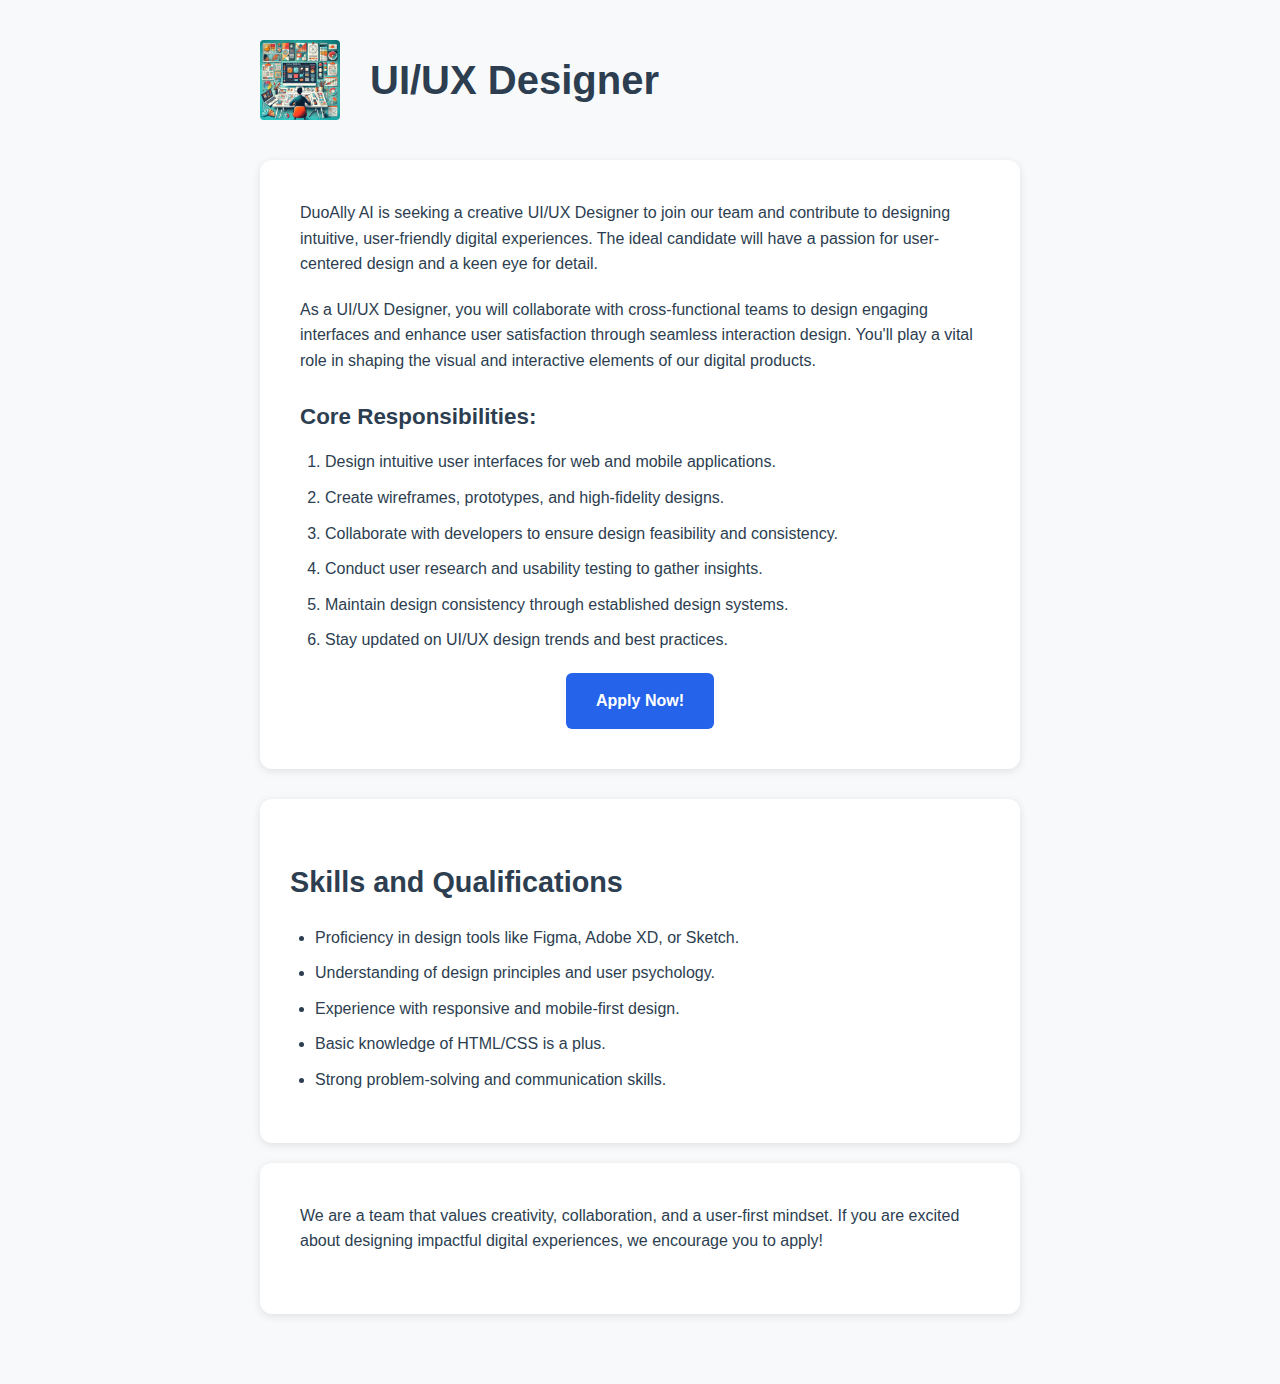
<file: careers/ui-ux-designer.html>
<!DOCTYPE html>
<html lang="en">
<head>
  <meta charset="UTF-8">
  <meta name="viewport" content="width=device-width, initial-scale=1">
  <title>UI/UX Designer | DuoAlly AI</title>
  <style>
    :root {
      --primary-color: #2563eb;
      --secondary-color: #1e40af;
      --text-color: #1f2937;
      --bg-light: #f3f4f6;
      --transition: all 0.3s ease;
    }

    * {
      margin: 0;
      padding: 0;
      box-sizing: border-box;
    }

    body {
      font-family: -apple-system, BlinkMacSystemFont, "Segoe UI", Roboto, sans-serif;
      line-height: 1.6;
      color: #2c3e50;
      background-color: #f8f9fa;
    }

    .job-detail-container {
      max-width: 800px;
      margin: 0 auto;
      padding: 40px 20px;
    }

    .job-header {
      display: flex;
      align-items: center;
      gap: 30px;
      height: 80px;
      margin-bottom: 40px;
    }

    .job-header img {
      width: 80px;
      height: 80px;
      border-radius: 4px;
    }

    .job-description {
      background-color: white;
      border-radius: 12px;
      padding: 40px;
      box-shadow: 0 2px 8px rgba(0, 0, 0, 0.1);
      margin-bottom: 30px;
    }

    h1 {
      font-size: 2.5em;
      color: #2c3e50;
    }

    h2 {
      font-size: 1.8em;
      color: #2c3e50;
      margin: 30px 0 20px;
    }

    h3 {
      font-size: 1.4em;
      color: #2c3e50;
      margin: 25px 0 15px;
    }

    p {
      margin-bottom: 20px;
    }

    ul, ol {
      margin-bottom: 20px;
      padding-left: 25px;
    }

    li {
      margin-bottom: 10px;
    }

    .skills-section {
      background-color: white;
      border-radius: 12px;
      padding: 30px;
      margin-bottom: 20px;
      box-shadow: 0 2px 8px rgba(0, 0, 0, 0.1);
    }

    .apply-button {
      display: inline-block;
      background-color: var(--primary-color);
      color: white;
      padding: 15px 30px;
      border-radius: 6px;
      text-decoration: none;
      font-weight: bold;
      border: none;
      cursor: pointer;
      transition: background-color 0.3s;
    }

    .apply-button:hover {
      background-color: var(--secondary-color);
    }

    .text-center {
      text-align: center;
    }

    @media (max-width: 768px) {
      .job-header {
        flex-direction: column;
        text-align: center;
      }

      .job-description {
        padding: 20px;
      }
    }
  </style>
</head>
<body>
  <div class="job-detail-container">
    <div class="job-header">
      <img src="/images/ui-ux.jpg" alt="UI/UX Designer icon">
      <h1>UI/UX Designer</h1>
    </div>

    <div class="job-description">
      <p>DuoAlly AI is seeking a creative UI/UX Designer to join our team and contribute to designing intuitive, user-friendly digital experiences. The ideal candidate will have a passion for user-centered design and a keen eye for detail.</p>

      <p>As a UI/UX Designer, you will collaborate with cross-functional teams to design engaging interfaces and enhance user satisfaction through seamless interaction design. You'll play a vital role in shaping the visual and interactive elements of our digital products.</p>

      <h3>Core Responsibilities:</h3>
      <ol>
        <li>Design intuitive user interfaces for web and mobile applications.</li>
        <li>Create wireframes, prototypes, and high-fidelity designs.</li>
        <li>Collaborate with developers to ensure design feasibility and consistency.</li>
        <li>Conduct user research and usability testing to gather insights.</li>
        <li>Maintain design consistency through established design systems.</li>
        <li>Stay updated on UI/UX design trends and best practices.</li>
      </ol>

      <div class="text-center">
        <a href="https://docs.google.com/forms/d/e/1FAIpQLSf6A74nRZC-J0DsZ0DHrAkBNE87W3OnyiG7UUJ8pYnbO1AFqw/viewform?usp=header" class="apply-button" target="_blank" rel="noopener noreferrer">Apply Now!</a>
      </div>
    </div>

    <div class="skills-section">
      <h2>Skills and Qualifications</h2>
      <ul>
        <li>Proficiency in design tools like Figma, Adobe XD, or Sketch.</li>
        <li>Understanding of design principles and user psychology.</li>
        <li>Experience with responsive and mobile-first design.</li>
        <li>Basic knowledge of HTML/CSS is a plus.</li>
        <li>Strong problem-solving and communication skills.</li>
      </ul>
    </div>

    <div class="job-description">
      <p>We are a team that values creativity, collaboration, and a user-first mindset. If you are excited about designing impactful digital experiences, we encourage you to apply!</p>
    </div>
  </div> 
</body>
</html>
</file>
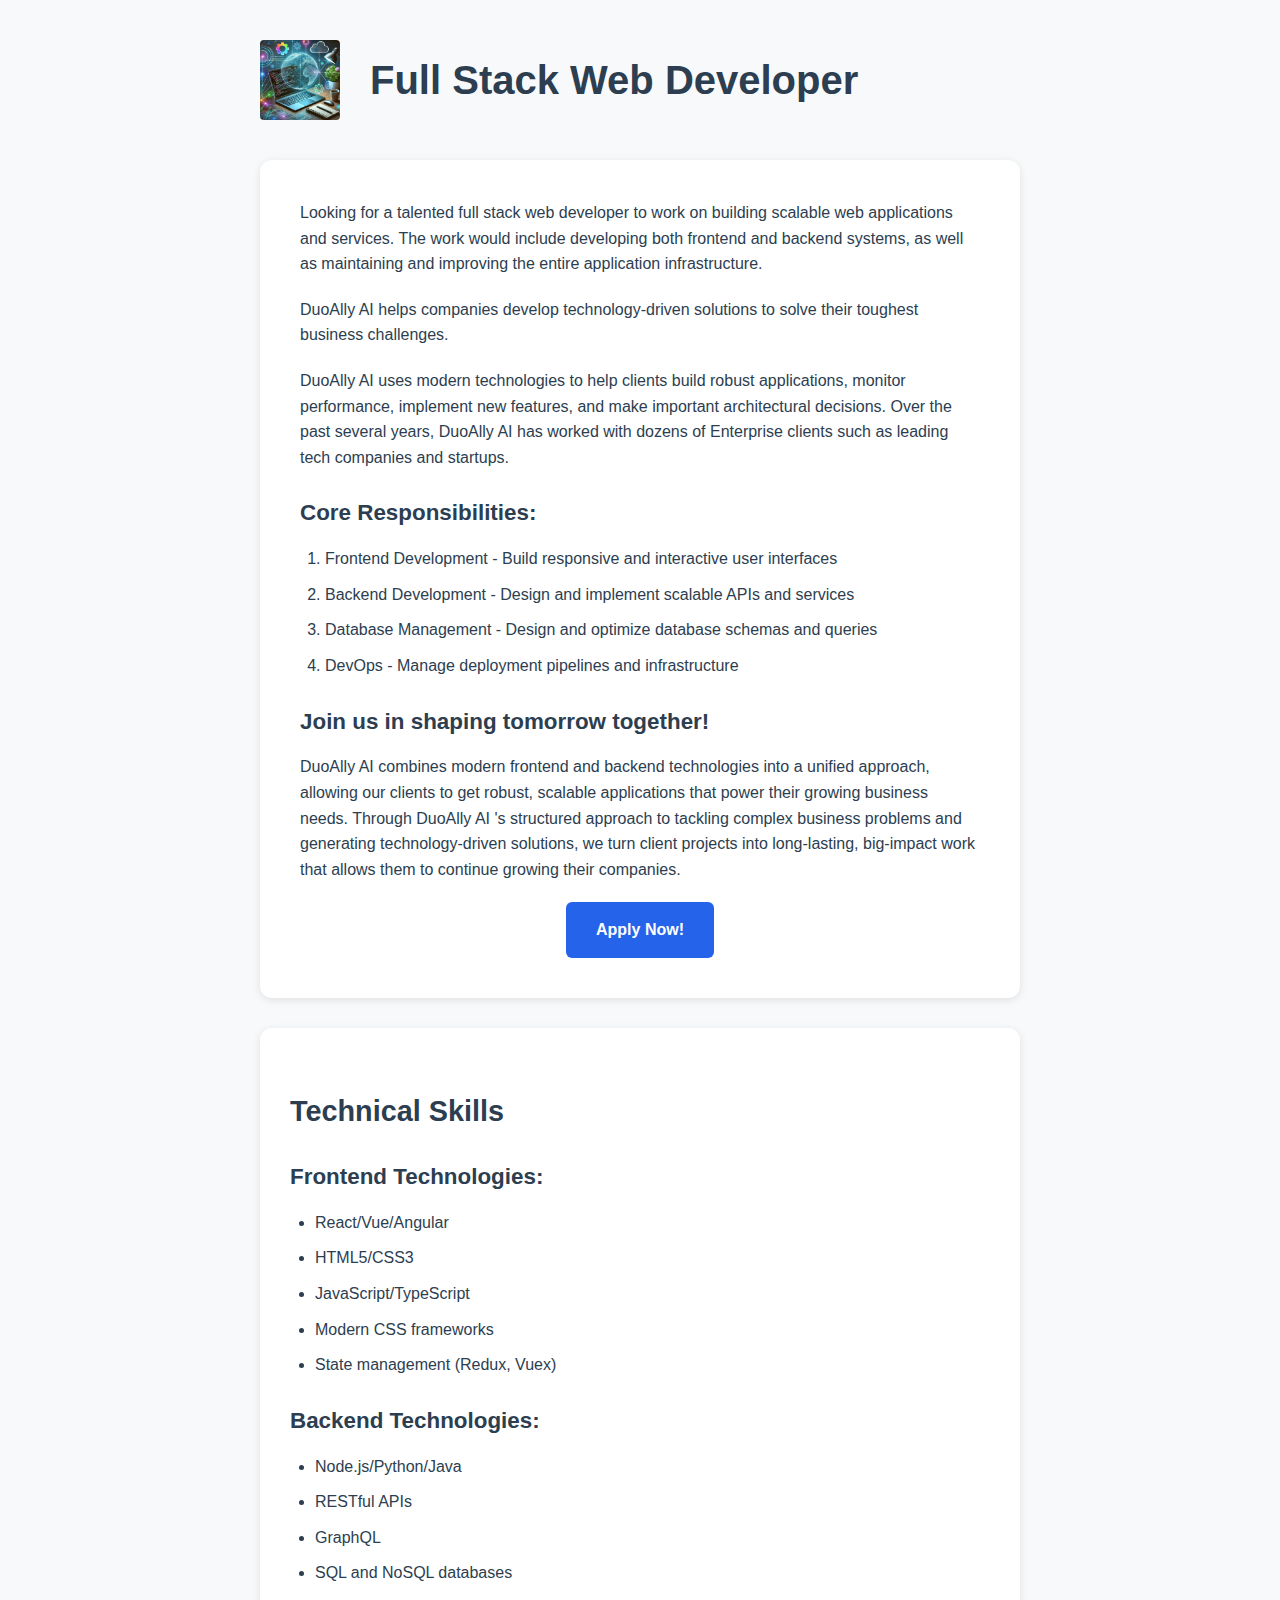
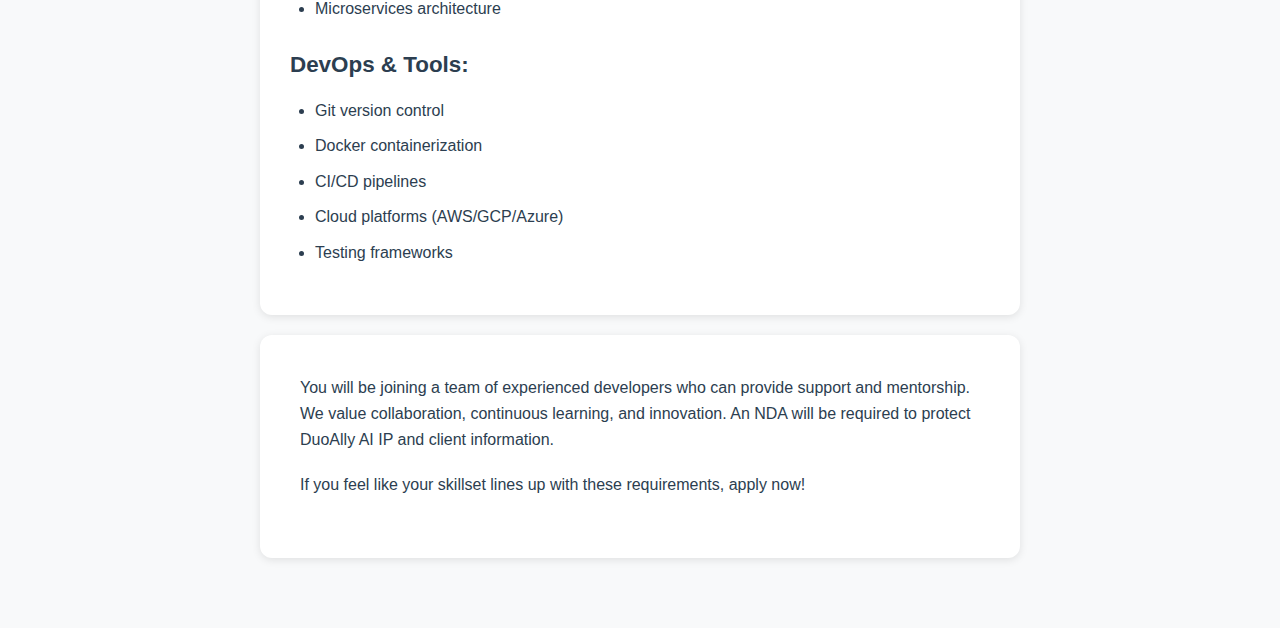
<file: careers/web-developer.html>
<html lang="en">
<head>
  <meta charset="UTF-8">
  <meta name="viewport" content="width=device-width, initial-scale=1.0">
  <title>Full Stack Web Developer | DuoAlly AI </title>
  <style>
    :root {
      --primary-color: #2563eb;
      --secondary-color: #1e40af;
      --text-color: #1f2937;
      --bg-light: #f3f4f6;
      --transition: all 0.3s ease;
    }

    * {
      margin: 0;
      padding: 0;
      box-sizing: border-box;
    }

    body {
      font-family: -apple-system, BlinkMacSystemFont, "Segoe UI", Roboto, sans-serif;
      line-height: 1.6;
      color: #2c3e50;
      background-color: #f8f9fa;
    }

    .job-detail-container {
      max-width: 800px;
      margin: 0 auto;
      padding: 40px 20px;
    }

    .job-header {
      display: flex;
      align-items: center;
      gap: 30px;
      height: 80px;
      margin-bottom: 40px;
    }

    .job-header img {
      width: 80px;
      height: 80px;
      border-radius: 4px;
    }

    .job-description {
      background-color: white;
      border-radius: 12px;
      padding: 40px;
      box-shadow: 0 2px 8px rgba(0, 0, 0, 0.1);
      margin-bottom: 30px;
    }

    h1 {
      font-size: 2.5em;
      color: #2c3e50;
    }

    h2 {
      font-size: 1.8em;
      color: #2c3e50;
      margin: 30px 0 20px;
    }

    h3 {
      font-size: 1.4em;
      color: #2c3e50;
      margin: 25px 0 15px;
    }

    p {
      margin-bottom: 20px;
    }

    ul, ol {
      margin-bottom: 20px;
      padding-left: 25px;
    }

    li {
      margin-bottom: 10px;
    }

    .skills-section {
      background-color: white;
      border-radius: 12px;
      padding: 30px;
      margin-bottom: 20px;
      box-shadow: 0 2px 8px rgba(0, 0, 0, 0.1);
    }

    .apply-button {
      display: inline-block;
      background-color: var(--primary-color);
      color: white;
      padding: 15px 30px;
      border-radius: 6px;
      text-decoration: none;
      font-weight: bold;
      border: none;
      cursor: pointer;
      transition: background-color 0.3s;
    }

    .apply-button:hover {
      background-color: var(--secondary-color);
    }

    .text-center {
      text-align: center;
    }

    @media (max-width: 768px) {
      .job-header {
        flex-direction: column;
        text-align: center;
      }

      .job-description {
        padding: 20px;
      }
    }
  </style>
</head>
<body>
  <div class="job-detail-container">
    <div class="job-header">
      <img src="/images/web-dev.jpg" alt="Engineering icon">
      <h1>Full Stack Web Developer</h1>
    </div>

    <div class="job-description">
      <p>Looking for a talented full stack web developer to work on building scalable web applications and services. The work would include developing both frontend and backend systems, as well as maintaining and improving the entire application infrastructure.</p>

      <p>DuoAlly AI helps companies develop technology-driven solutions to solve their toughest business challenges.</p>

      <p>DuoAlly AI uses modern technologies to help clients build robust applications, monitor performance, implement new features, and make important architectural decisions. Over the past several years, DuoAlly AI has worked with dozens of Enterprise clients such as leading tech companies and startups.</p>

      <h3>Core Responsibilities:</h3>
      <ol>
        <li>Frontend Development - Build responsive and interactive user interfaces</li>
        <li>Backend Development - Design and implement scalable APIs and services</li>
        <li>Database Management - Design and optimize database schemas and queries</li>
        <li>DevOps - Manage deployment pipelines and infrastructure</li>
      </ol>

      <h3>Join us in shaping tomorrow together!</h3>

      <p>DuoAlly AI combines modern frontend and backend technologies into a unified approach, allowing our clients to get robust, scalable applications that power their growing business needs. Through DuoAlly AI 's structured approach to tackling complex business problems and generating technology-driven solutions, we turn client projects into long-lasting, big-impact work that allows them to continue growing their companies.</p>

      <div class="text-center">
        <a href="https://docs.google.com/forms/d/e/1FAIpQLSd2_JaxT4yqBfda3uJLOgca8bgQC-NuLb5EwDxAr0RCkIC1-g/viewform?usp=header" class="apply-button" target="_blank" rel="noopener noreferrer">Apply Now!</a>
      </div>
    </div>

    <div class="skills-section">
      <h2>Technical Skills</h2>

      <h3>Frontend Technologies:</h3>
      <ul>
        <li>React/Vue/Angular</li>
        <li>HTML5/CSS3</li>
        <li>JavaScript/TypeScript</li>
        <li>Modern CSS frameworks</li>
        <li>State management (Redux, Vuex)</li>
      </ul>

      <h3>Backend Technologies:</h3>
      <ul>
        <li>Node.js/Python/Java</li>
        <li>RESTful APIs</li>
        <li>GraphQL</li>
        <li>SQL and NoSQL databases</li>
        <li>Microservices architecture</li>
      </ul>

      <h3>DevOps & Tools:</h3>
      <ul>
        <li>Git version control</li>
        <li>Docker containerization</li>
        <li>CI/CD pipelines</li>
        <li>Cloud platforms (AWS/GCP/Azure)</li>
        <li>Testing frameworks</li>
      </ul>
    </div>

    <div class="job-description">
      <p>You will be joining a team of experienced developers who can provide support and mentorship. We value collaboration, continuous learning, and innovation. An NDA will be required to protect DuoAlly AI IP and client information.</p>

      <p>If you feel like your skillset lines up with these requirements, apply now!</p>
    </div>
  </div>  
</body>
</html>
</file>
